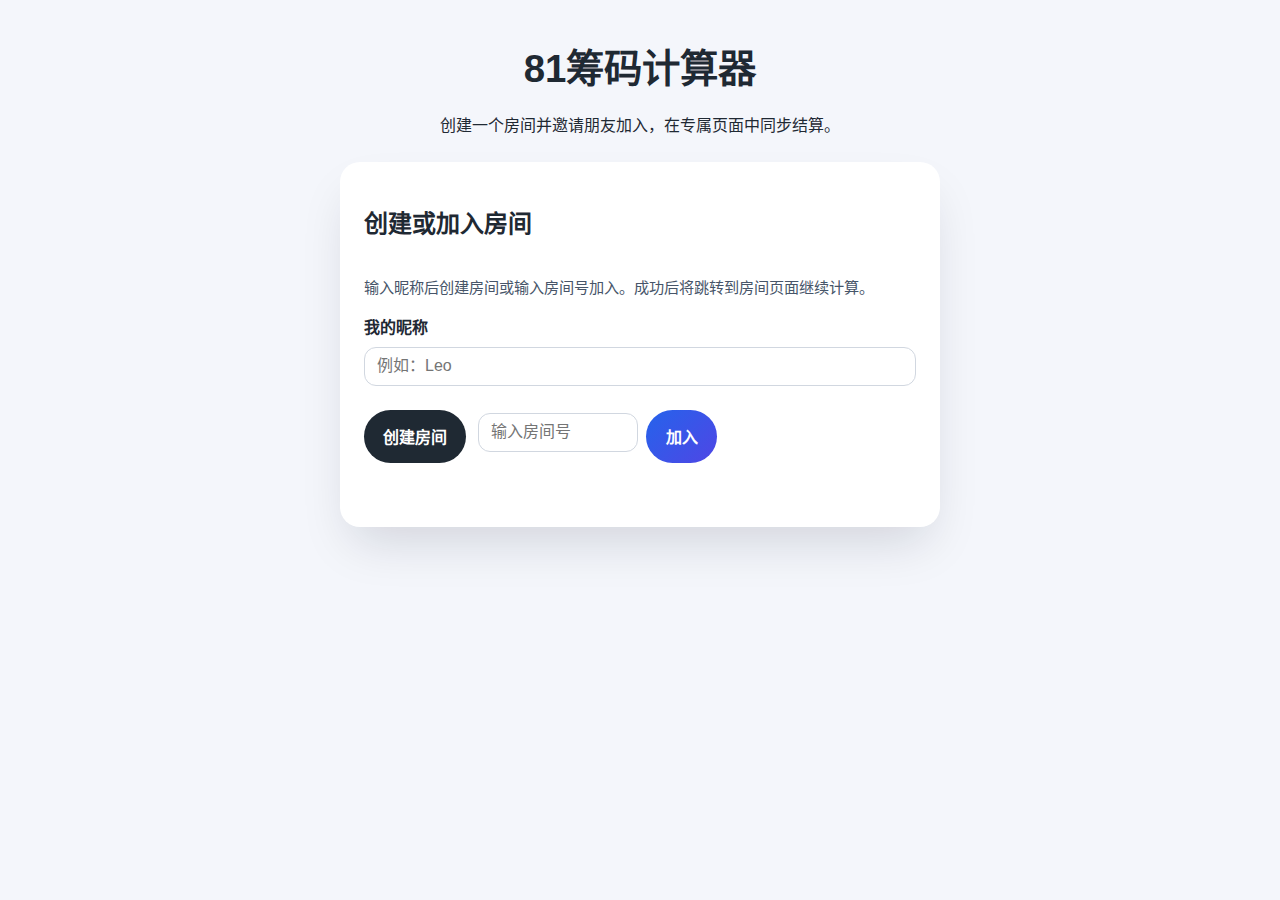
<file: index.html>
<!DOCTYPE html>
<html lang="zh-CN">
<head>
  <meta charset="UTF-8">
  <meta name="viewport" content="width=device-width, initial-scale=1.0">
  <title>81</title>
  <link rel="stylesheet" href="styles.css">
</head>
<body>
  <main class="app">
    <header class="app__header">
      <h1>81筹码计算器</h1>
      <p>创建一个房间并邀请朋友加入，在专属页面中同步结算。</p>
    </header>

    <section class="card card--connection" id="connection-card">
      <h2>创建或加入房间</h2>
      <p class="connection__hint">
        输入昵称后创建房间或输入房间号加入。成功后将跳转到房间页面继续计算。
      </p>
      <div class="connection__form">
        <label class="connection__label" for="player-name">我的昵称</label>
        <input id="player-name" type="text" placeholder="例如：Leo" maxlength="20">
      </div>
      <div class="connection__actions">
        <button id="create-room" type="button" class="button button--secondary">创建房间</button>
        <div class="connection__join">
          <input id="room-code" type="text" placeholder="输入房间号" maxlength="8">
          <button id="join-room" type="button" class="button">加入</button>
        </div>
      </div>
      <div id="connection-status" class="connection__status" aria-live="polite"></div>
    </section>

  </main>

  <script src="lobby.js"></script>
</body>
</html>
</file>
<file: styles.css>
:root {
  color-scheme: light;
  font-size: 16px;
  font-family: "Segoe UI", -apple-system, BlinkMacSystemFont, "Helvetica Neue", Arial, sans-serif;
  line-height: 1.5;
}

*,
*::before,
*::after {
  box-sizing: border-box;
}

body {
  margin: 0;
  background: #f4f6fb;
  color: #1f2933;
}

.app {
  max-width: 640px;
  margin: 0 auto;
  padding: 2.5rem 1.25rem 3rem;
}

.app__header {
  text-align: center;
  margin-bottom: 1.5rem;
}

.app__header h1 {
  margin: 0 0 0.5rem;
  font-size: clamp(1.8rem, 3vw, 2.4rem);
}

.card {
  background: #ffffff;
  border-radius: 20px;
  padding: 1.5rem;
  box-shadow: 0 25px 50px -12px rgba(15, 23, 42, 0.15);
}

.card + .card {
  margin-top: 1.5rem;
}

.card--result {
  border: 2px solid #2563eb;
}

.card--calculator {
  display: flex;
  flex-direction: column;
  gap: 1rem;
}

.calculator__hint {
  margin: 0;
  color: #475569;
  font-size: 0.95rem;
}

.card--connection {
  display: flex;
  flex-direction: column;
  gap: 1rem;
}

.connection__hint {
  margin: 0;
  color: #475569;
  font-size: 0.95rem;
}

.connection__form {
  display: flex;
  flex-direction: column;
  gap: 0.4rem;
}

.connection__label {
  font-weight: 600;
}

.connection__form input {
  padding: 0.6rem 0.75rem;
  border-radius: 12px;
  border: 1px solid #d1d7e0;
  font-size: 1rem;
}

.connection__actions {
  display: flex;
  flex-wrap: wrap;
  gap: 0.75rem;
  align-items: center;
}

.connection__join {
  display: flex;
  gap: 0.5rem;
  align-items: center;
}

.connection__join input {
  padding: 0.6rem 0.75rem;
  border-radius: 12px;
  border: 1px solid #d1d7e0;
  font-size: 1rem;
  width: 160px;
}

.connection__status {
  font-size: 0.95rem;
  color: #475569;
  min-height: 1.5rem;
}

.connection__status--error {
  color: #b91c1c;
}

.connection__share {
  display: flex;
  flex-wrap: wrap;
  align-items: center;
  gap: 0.75rem;
  background: rgba(37, 99, 235, 0.08);
  padding: 0.75rem;
  border-radius: 12px;
}

.connection__share code {
  background: rgba(15, 23, 42, 0.04);
  padding: 0.25rem 0.5rem;
  border-radius: 6px;
  font-family: "JetBrains Mono", "Fira Mono", Consolas, monospace;
}

.form {
  display: flex;
  flex-direction: column;
  gap: 1rem;
}

.form__row label {
  display: block;
  font-weight: 600;
  margin-bottom: 0.25rem;
}

.form__row--accent {
  padding: 0.75rem;
  border-radius: 16px;
  background: rgba(37, 99, 235, 0.08);
}

.input-group {
  display: flex;
  align-items: center;
  gap: 0.75rem;
}

.input-group input[type="number"] {
  width: 100%;
  max-width: 120px;
  padding: 0.6rem 0.75rem;
  border-radius: 12px;
  border: 1px solid #d1d7e0;
  font-size: 1rem;
  transition: border-color 0.2s ease, box-shadow 0.2s ease;
}

.input-group input[type="number"]:focus {
  border-color: #2563eb;
  outline: none;
  box-shadow: 0 0 0 4px rgba(37, 99, 235, 0.15);
}

.input-group__hint {
  flex: 1 1 auto;
  font-size: 0.9rem;
  color: #64748b;
}

.button {
  margin-top: 0.5rem;
  padding: 0.9rem 1.2rem;
  border: none;
  border-radius: 999px;
  background: linear-gradient(135deg, #2563eb, #4f46e5);
  color: #ffffff;
  font-size: 1rem;
  font-weight: 600;
  cursor: pointer;
  transition: transform 0.15s ease, box-shadow 0.15s ease;
}

.button:hover,
.button:focus-visible {
  transform: translateY(-1px);
  box-shadow: 0 12px 24px rgba(79, 70, 229, 0.25);
  outline: none;
}

.button--secondary {
  background: #1f2933;
}

.button--ghost {
  background: transparent;
  color: #2563eb;
  border: 1px solid rgba(37, 99, 235, 0.3);
  box-shadow: none;
}

.button:disabled {
  opacity: 0.6;
  cursor: not-allowed;
  transform: none;
  box-shadow: none;
}

.result__headline {
  font-size: 1.1rem;
  font-weight: 600;
  margin-bottom: 1rem;
}

.result__baseline {
  margin: -0.5rem 0 0.75rem;
  color: #475569;
  font-size: 0.95rem;
}

.result__net {
  display: inline-flex;
  align-items: center;
  gap: 0.5rem;
  font-weight: 600;
  padding: 0.35rem 0.75rem;
  border-radius: 999px;
  background: #e2e8f0;
  color: #1f2933;
  margin-bottom: 1rem;
}

.result__net[data-state="win"] {
  background: rgba(34, 197, 94, 0.15);
  color: #047857;
}

.result__net[data-state="loss"] {
  background: rgba(239, 68, 68, 0.15);
  color: #b91c1c;
}

.result__headline span {
  color: #2563eb;
}

.result__list {
  list-style: none;
  padding: 0;
  margin: 0;
  display: flex;
  flex-direction: column;
  gap: 0.75rem;
}

.result__item {
  display: flex;
  justify-content: space-between;
  align-items: baseline;
  border-bottom: 1px dashed #e2e8f0;
  padding-bottom: 0.4rem;
}

.result__item strong {
  font-size: 1.05rem;
}

.chip-label {
  display: inline-flex;
  align-items: center;
  gap: 0.45rem;
}

.chip-dot {
  width: 0.85rem;
  height: 0.85rem;
  border-radius: 999px;
  box-shadow: inset 0 0 0 2px rgba(255, 255, 255, 0.6);
}

.chip-dot--black {
  background: #111827;
}

.chip-dot--blue {
  background: #2563eb;
}

.chip-dot--white {
  background: #f8fafc;
  border: 1px solid #e2e8f0;
}

.chip-dot--red {
  background: #dc2626;
}

.result__value {
  font-weight: 600;
}

.app__footer {
  margin-top: 2rem;
  text-align: center;
  color: #94a3b8;
  font-size: 0.85rem;
}

.card--scoreboard {
  display: flex;
  flex-direction: column;
  gap: 1rem;
}

.scoreboard__header {
  display: flex;
  justify-content: space-between;
  align-items: center;
  gap: 1rem;
}

.scoreboard__room {
  font-size: 0.85rem;
  color: #64748b;
  background: rgba(37, 99, 235, 0.08);
  padding: 0.25rem 0.75rem;
  border-radius: 999px;
}

.scoreboard__list {
  list-style: none;
  padding: 0;
  margin: 0;
  display: flex;
  flex-direction: column;
  gap: 0.75rem;
}

.scoreboard__item {
  display: grid;
  grid-template-columns: minmax(0, 1fr) auto auto;
  gap: 0.75rem;
  align-items: baseline;
  padding-bottom: 0.5rem;
  border-bottom: 1px dashed #e2e8f0;
}

.scoreboard__item:last-child {
  border-bottom: none;
}

.scoreboard__name {
  font-weight: 600;
}

.scoreboard__value {
  font-family: "JetBrains Mono", "Fira Mono", Consolas, monospace;
  font-size: 0.95rem;
}

.scoreboard__value--win {
  color: #047857;
}

.scoreboard__value--loss {
  color: #b91c1c;
}

.scoreboard__value--even {
  color: #2563eb;
}

.scoreboard__summary {
  font-size: 0.9rem;
  color: #475569;
}

.form[data-disabled] {
  pointer-events: none;
  opacity: 0.6;
  filter: grayscale(0.1);
}

@media (max-width: 600px) {
  .app {
    padding: 2rem 1rem 2.5rem;
  }

  .input-group {
    flex-direction: column;
    align-items: flex-start;
  }

  .input-group__hint {
    font-size: 0.85rem;
  }

  .connection__actions {
    flex-direction: column;
    align-items: stretch;
  }

  .connection__join {
    width: 100%;
  }

  .connection__join input {
    flex: 1;
    width: auto;
  }

  .scoreboard__item {
    grid-template-columns: minmax(0, 1fr) auto;
    grid-template-areas:
      "name total"
      "summary summary";
  }

  .scoreboard__name {
    grid-area: name;
  }

  .scoreboard__value {
    grid-area: total;
    justify-self: end;
  }

  .scoreboard__summary {
    grid-area: summary;
  }
}
</file>
